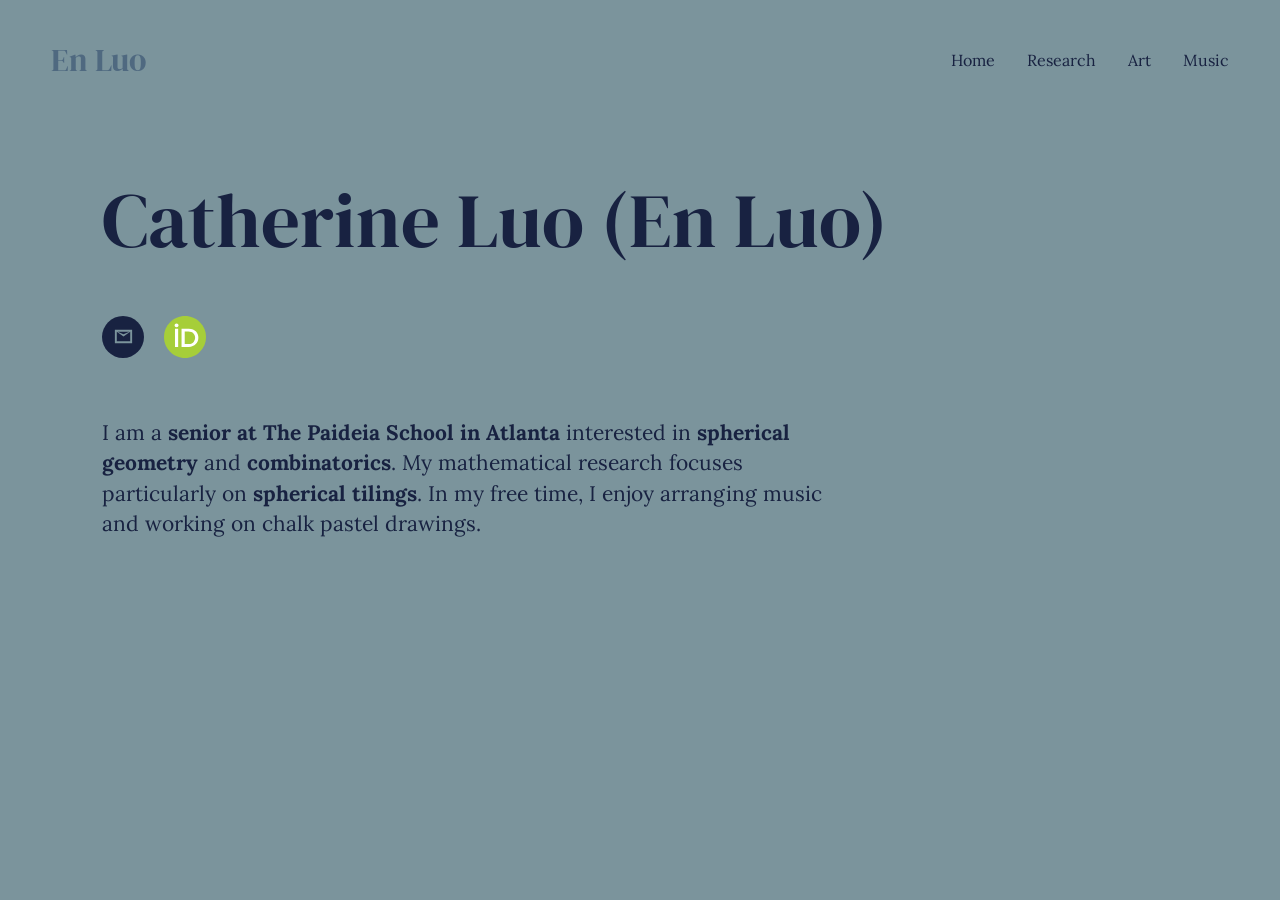
<file: index.html>
<!DOCTYPE html>
<html lang="en">

<head>
  <meta charset="UTF-8">

  <meta
    name="viewport"
    content="width=device-width, initial-scale=1.0"
  >

  <!-- SEO -->
  <title>Catherine Luo | Mathematics, Research, Art & Music</title>

  <meta
    name="description"
    content="Catherine Luo (En Luo) is a student at The Paideia School in Atlanta interested in spherical geometry, combinatorics, mathematical research, art, and music."
  >

  <meta name="author" content="Catherine Luo">

  <link
    rel="canonical"
    href="https://encatherineluo.com/"
  >


  <!-- Social / link previews -->
  <meta property="og:type" content="website">
  <meta property="og:title" content="Catherine Luo | Mathematics, Research, Art & Music">
  <meta
    property="og:description"
    content="Catherine Luo is a student at The Paideia School interested in spherical geometry, combinatorics, research, art, and music."
  >
  <meta property="og:url" content="https://encatherineluo.com/">


  <!-- Structured data for search engines -->
  <script type="application/ld+json">
  {
    "@context": "https://schema.org",
    "@type": "Person",
    "name": "Catherine Luo",
    "alternateName": "En Luo",
    "url": "https://encatherineluo.com/",
    "sameAs": [
      "https://orcid.org/0009-0005-1267-0719"
    ],
    "affiliation": {
      "@type": "EducationalOrganization",
      "name": "The Paideia School"
    },
    "knowsAbout": [
      "Mathematics",
      "Spherical geometry",
      "Combinatorics",
      "Spherical tilings",
      "Art",
      "Music"
    ]
  }
  </script>


  <!-- Fonts -->
  <link rel="preconnect" href="https://fonts.googleapis.com">
  <link rel="preconnect" href="https://fonts.gstatic.com" crossorigin>

  <link
    href="https://fonts.googleapis.com/css2?family=DM+Serif+Display&family=Lora:wght@400;600;700&display=swap"
    rel="stylesheet"
  >

  <link rel="stylesheet" href="style.css">
</head>


<body>

  <header class="site-header">
    <a class="site-logo" href="index.html">En Luo</a>
  
    <nav class="nav-links">
      <a href="index.html">Home</a>
      <a href="research.html">Research</a>
      <a href="art.html">Art</a>
      <a href="music.html">Music</a>
    </nav>
  </header>


  <main class="home">

    <h1>
      Catherine Luo <span class="alternate-name">(En Luo)</span>
    </h1>


    <div class="social-links">

      <!-- EMAIL -->

      <a
        class="email-icon"
        href="mailto:YOUR-EMAIL-HERE"
        aria-label="Email Catherine Luo"
      >

        <svg
          viewBox="0 0 24 24"
          aria-hidden="true"
        >
          <path
            d="M3 5h18v14H3V5zm9 7L5 7v10h14V7l-7 5zm0-2.3L18.2 7H5.8L12 9.7z"
          />
        </svg>

      </a>


      <!-- ORCID -->

      <a
        href="https://orcid.org/0009-0005-1267-0719"
        target="_blank"
        rel="me noopener noreferrer"
        aria-label="Catherine Luo's ORCID profile"
      >

        <img
          class="orcid-icon"
          src="icons/orcid.svg"
          alt="ORCID iD"
        >

      </a>

    </div>


    <p class="intro">

      I am a <strong>senior at The Paideia School in Atlanta</strong>
      interested in <strong>spherical geometry</strong> and
      <strong>combinatorics</strong>. My mathematical research focuses
      particularly on <strong>spherical tilings</strong>. In my free time,
      I enjoy arranging music and working on chalk pastel drawings.

    </p>


  </main>

</body>

</html>
</file>
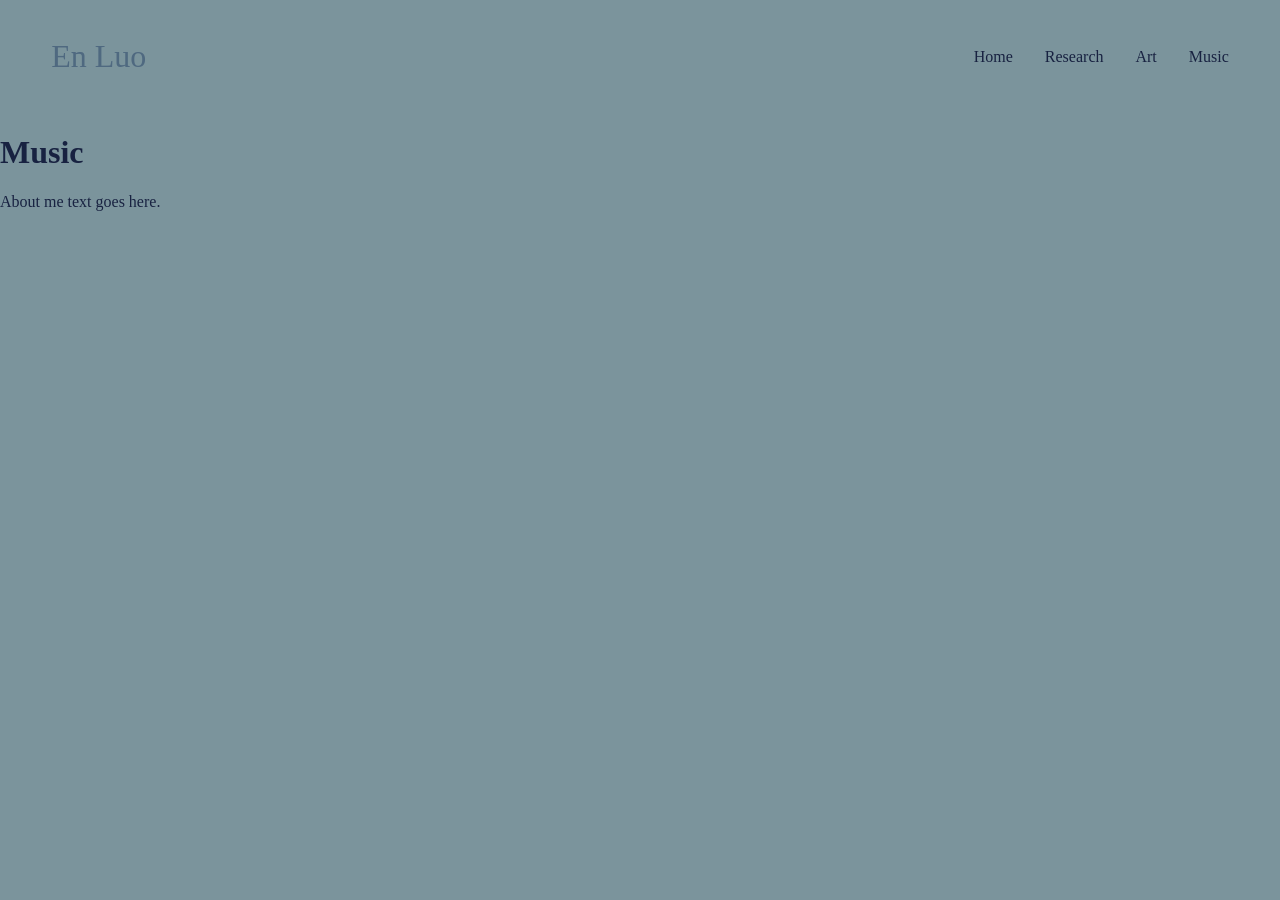
<file: music.html>
<!DOCTYPE html>
<html lang="en">

<head>
  <meta charset="UTF-8">
  <meta name="viewport" content="width=device-width, initial-scale=1.0">

  <title>Music — Catherine Luo</title>

  <link rel="stylesheet" href="style.css">
</head>

<body>

  <header class="site-header">
    <a class="site-logo" href="index.html">En Luo</a>
  
    <nav class="nav-links">
      <a href="index.html">Home</a>
      <a href="research.html">Research</a>
      <a href="art.html">Art</a>
      <a href="music.html">Music</a>
    </nav>
  </header>

  <main>

    <h1>Music</h1>

    <p>
      About me text goes here.
    </p>

  </main>

</body>
</html>
</file>
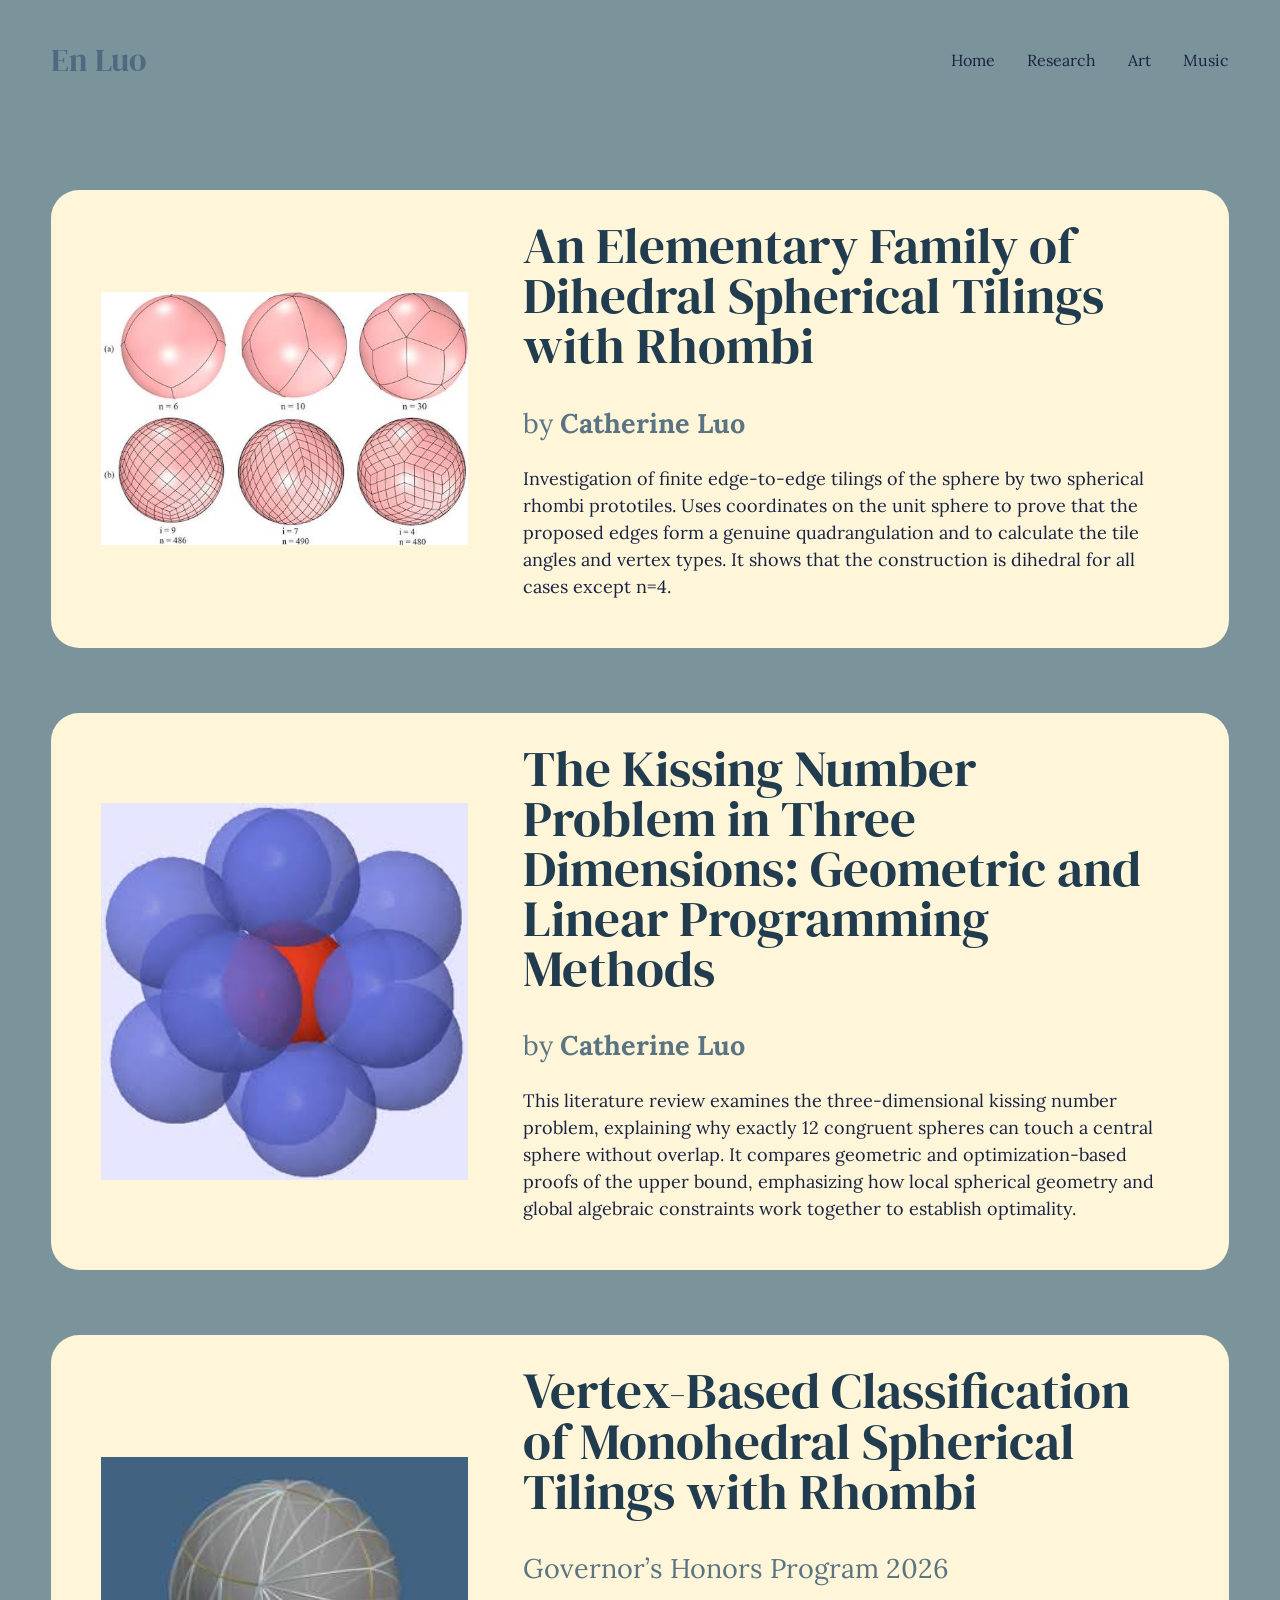
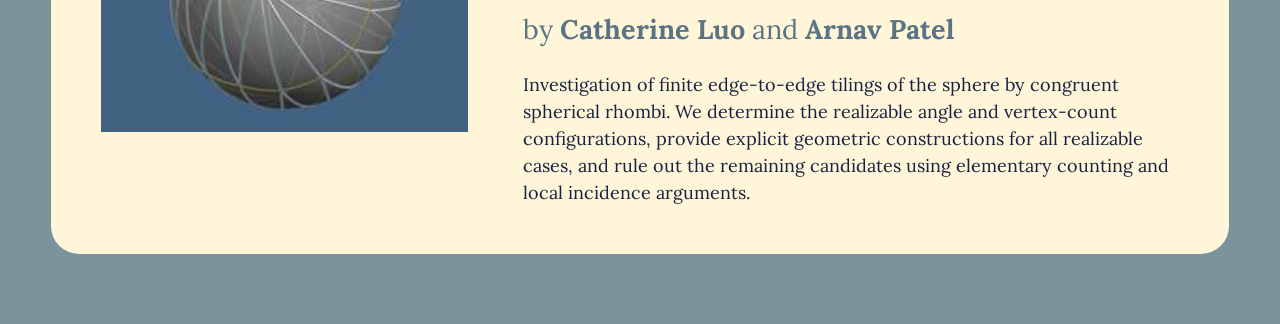
<file: research.html>
<!DOCTYPE html>
<html lang="en">

<head>
  <meta charset="UTF-8">

  <meta
    name="viewport"
    content="width=device-width, initial-scale=1.0"
  >

  <title>Research — En Luo</title>

  <link rel="preconnect" href="https://fonts.googleapis.com">
  <link rel="preconnect" href="https://fonts.gstatic.com" crossorigin>

  <link
    href="https://fonts.googleapis.com/css2?family=DM+Serif+Display&family=Lora:wght@400;600;700&display=swap"
    rel="stylesheet"
  >

  <link rel="stylesheet" href="style.css">
</head>


<body>

  <header class="site-header">
    <a class="site-logo" href="index.html">En Luo</a>
  
    <nav class="nav-links">
      <a href="index.html">Home</a>
      <a href="research.html">Research</a>
      <a href="art.html">Art</a>
      <a href="music.html">Music</a>
    </nav>
  </header>


  <main class="projects-container">


    <!-- PROJECT 1 -->

    <article class="project-card">

      <img
        class="project-image"
        src="images/projects/dihedral.jpeg"
        alt="Dihedral spherical tilings with rhombi"
      >


      <div class="project-content">

        <h2>
          An Elementary Family of Dihedral Spherical Tilings with Rhombi
        </h2>


        <p class="project-byline">
          by <strong>Catherine Luo</strong>
        </p>


        <p class="project-description">
          Investigation of finite edge-to-edge tilings of the sphere by two
          spherical rhombi prototiles. Uses coordinates on the unit sphere to
          prove that the proposed edges form a genuine quadrangulation and to
          calculate the tile angles and vertex types. It shows that the
          construction is dihedral for all cases except n=4.
        </p>

      </div>

    </article>



    <!-- PROJECT 2 -->

    <article class="project-card">

      <img
        class="project-image"
        src="images/projects/kissing-number.jpeg"
        alt="Three-dimensional kissing number configuration"
      >


      <div class="project-content">

        <h2>
          The Kissing Number Problem in Three Dimensions:
          Geometric and Linear Programming Methods
        </h2>


        <p class="project-byline">
          by <strong>Catherine Luo</strong>
        </p>


        <p class="project-description">
          This literature review examines the three-dimensional kissing number
          problem, explaining why exactly 12 congruent spheres can touch a
          central sphere without overlap. It compares geometric and
          optimization-based proofs of the upper bound, emphasizing how local
          spherical geometry and global algebraic constraints work together to
          establish optimality.
        </p>

      </div>

    </article>



    <!-- PROJECT 3 -->

    <article class="project-card">

      <img
        class="project-image"
        src="images/projects/monohedral.jpg"
        alt="Monohedral spherical rhombus tiling"
      >


      <div class="project-content">

        <h2>
          Vertex-Based Classification of Monohedral Spherical Tilings with Rhombi
        </h2>


        <p class="project-byline">
          Governor’s Honors Program 2026
        </p>


        <p class="project-byline">
          by <strong>Catherine Luo</strong> and
          <strong>Arnav Patel</strong>
        </p>


        <p class="project-description">
          Investigation of finite edge-to-edge tilings of the sphere by
          congruent spherical rhombi. We determine the realizable angle and
          vertex-count configurations, provide explicit geometric constructions
          for all realizable cases, and rule out the remaining candidates using
          elementary counting and local incidence arguments.
        </p>

      </div>

    </article>


  </main>

</body>

</html>
</file>
<file: style.css>
/* ------------------------------
   BASIC SETTINGS
------------------------------ */

* {
  box-sizing: border-box;
}

html {
  scroll-behavior: smooth;
}

body {
  margin: 0;

  background: #7B949C;

  color: #182241;

  font-family: "Lora", Georgia, serif;
}


/* ------------------------------
   HEADER
------------------------------ */

.site-header {
  width: 100%;

  display: flex;
  justify-content: space-between;
  align-items: center;

  padding: 38px 4%;
}


.site-logo {
  font-family: "DM Serif Display", Georgia, serif;

  font-size: 32px;

  color: #4f6980;

  text-decoration: none;
}


.nav-links {
  display: flex;

  gap: 32px;
}


.nav-links a {
  color: #182241;

  text-decoration: none;

  font-size: 16px;
}


.nav-links a:hover {
  text-decoration: underline;
}


/* ------------------------------
   HOME PAGE
------------------------------ */

.home {
  margin-left: 8%;

  margin-top: 60px;

  max-width: 900px;
}


.home h1 {
  margin: 0;

  font-family: "DM Serif Display", Georgia, serif;

  font-size: clamp(64px, 6vw, 96px);

  font-weight: 400;

  line-height: 1.05;

  color: #182241;
}


/* ------------------------------
   SOCIAL ICONS
------------------------------ */

.social-links {
  display: flex;

  align-items: center;

  gap: 20px;

  margin-top: 55px;
}


.email-icon {
  width: 42px;
  height: 42px;

  border-radius: 50%;

  background: #182241;

  display: flex;
  align-items: center;
  justify-content: center;
}


.email-icon svg {
  width: 23px;
  height: 23px;

  fill: #7B949C;
}


.orcid-icon {
  width: 42px;
  height: 42px;

  display: block;
}


/* ------------------------------
   INTRODUCTION
------------------------------ */

.intro {
  margin-top: 60px;

  max-width: 760px;

  font-size: 21px;

  line-height: 1.45;

  color: #182241;
}


/* ------------------------------
   RESUME BUTTON
------------------------------ */

.resume-button {
  display: flex;

  width: 390px;
  height: 84px;

  margin-top: 100px;

  align-items: center;
  justify-content: center;

  background: #5B7482;

  color: #EAE3BD;

  font-weight: 700;

  font-size: 18px;

  text-decoration: none;

  border-radius: 13px;

  transition:
    transform 0.2s ease,
    background 0.2s ease;
}


.resume-button:hover {
  background: #526b79;

  transform: translateY(-2px);
}


/* ------------------------------
   PROJECT PAGE
------------------------------ */

.projects-container {
  width: 92%;

  max-width: 1750px;

  margin: 70px auto;
}


.project-card {
  background: #FFF5D9;

  border-radius: 28px;

  margin-bottom: 65px;

  padding: 30px 50px;

  display: grid;

  grid-template-columns: 34% 1fr;

  gap: 55px;

  align-items: center;
}


.project-image {
  width: 100%;

  max-height: 420px;

  object-fit: contain;
}


.project-content h2 {
  margin: 0 0 35px;

  font-family: "DM Serif Display", Georgia, serif;

  font-size: clamp(42px, 4vw, 65px);

  line-height: 0.98;

  font-weight: 400;

  color: #213C4E;
}


.project-content h2 a {
  color: inherit;

  text-decoration-thickness: 1px;

  text-underline-offset: 5px;
}


.project-byline {
  font-size: 27px;

  color: #5a7483;

  margin-bottom: 25px;
}


.project-description {
  font-size: 18px;

  line-height: 1.5;

  color: #182241;
}


/* ------------------------------
   GENERIC PAGE
------------------------------ */

.page-container {
  width: 84%;

  max-width: 1450px;

  margin: 80px auto;
}


.page-title {
  font-family: "DM Serif Display", Georgia, serif;

  font-size: clamp(60px, 7vw, 100px);

  font-weight: 400;

  margin-bottom: 60px;
}


/* ------------------------------
   MOBILE
------------------------------ */

@media (max-width: 850px) {

  .site-header {
    padding: 25px 6%;

    align-items: flex-start;
  }


  .nav-links {
    gap: 12px;

    flex-wrap: wrap;

    justify-content: flex-end;
  }


  .nav-links a {
    font-size: 14px;
  }


  .home {
    margin: 55px 7% 0;

    max-width: none;
  }


  .home h1 {
    font-size: 58px;
  }


  .intro {
    font-size: 18px;
  }


  .resume-button {
    width: 100%;

    max-width: 360px;
  }


  .project-card {
    grid-template-columns: 1fr;

    padding: 30px;

    gap: 25px;
  }


  .project-content h2 {
    font-size: 42px;
  }

}
</file>
